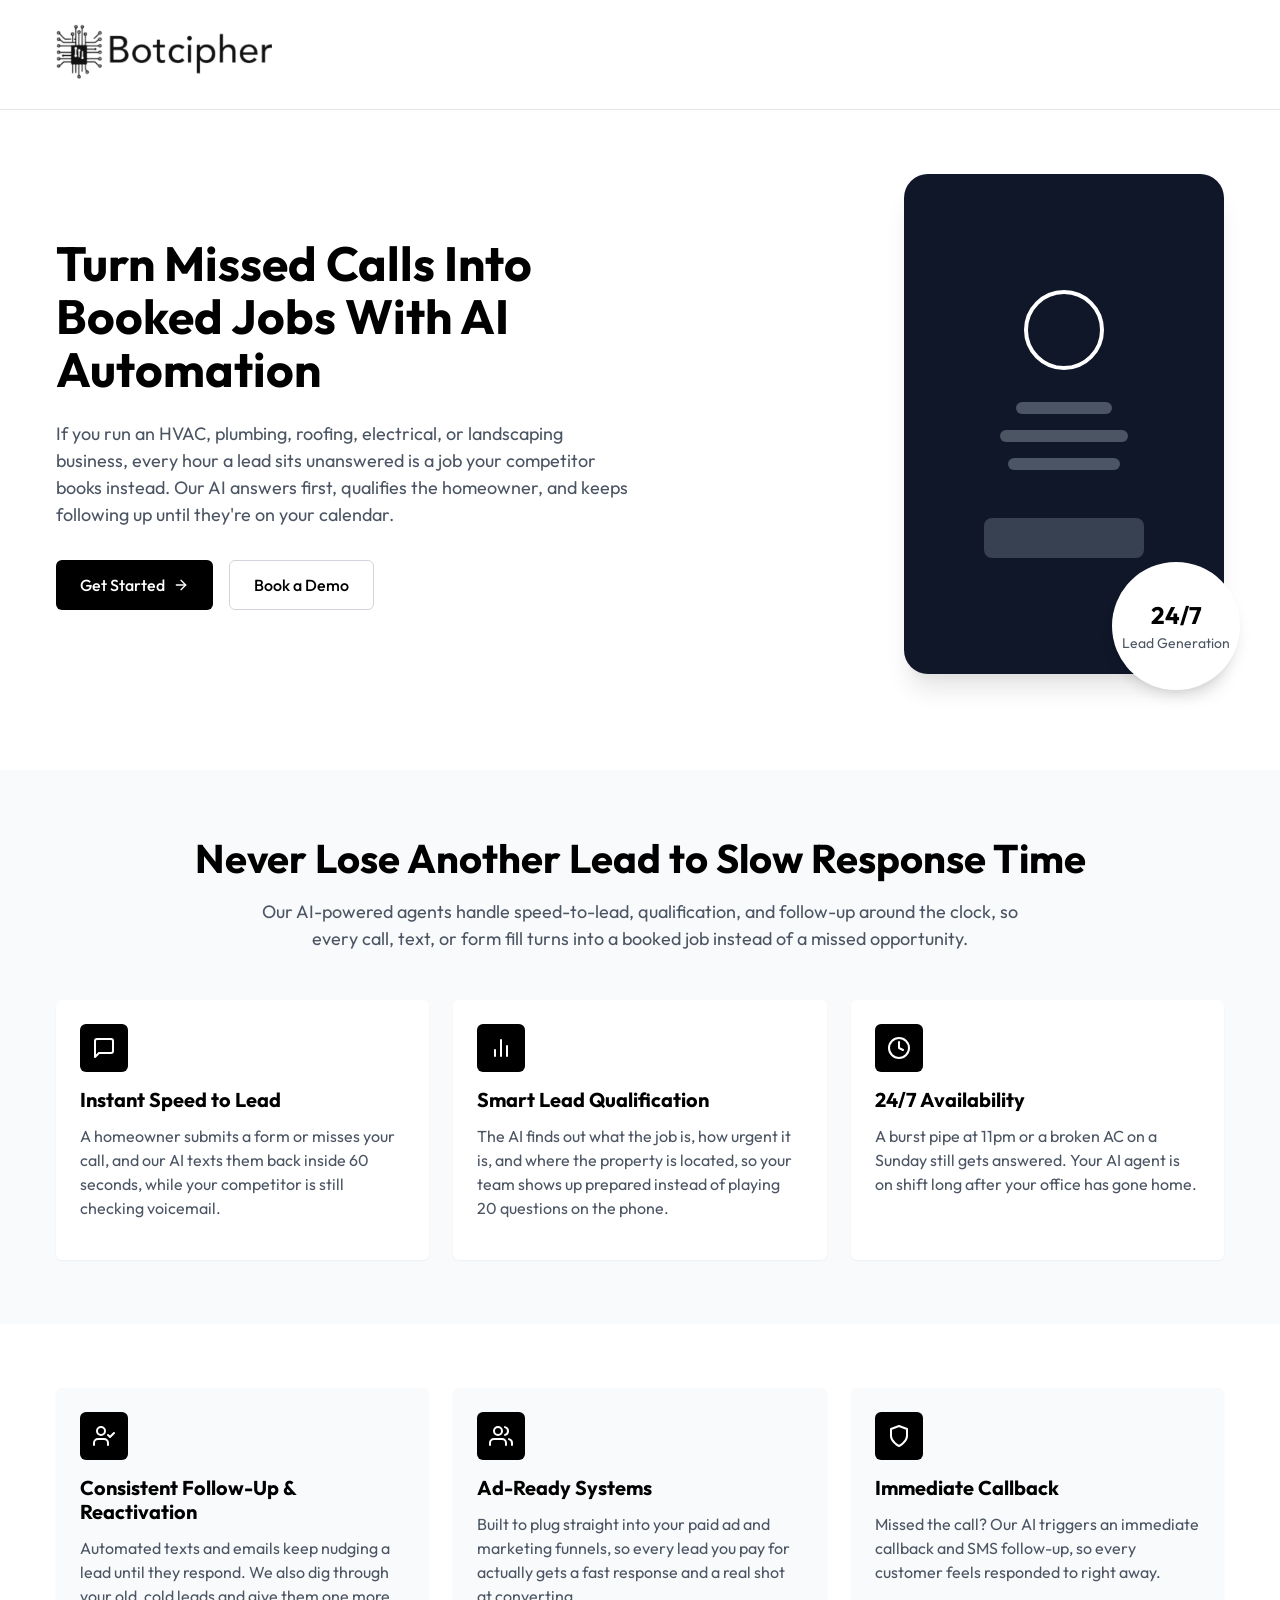
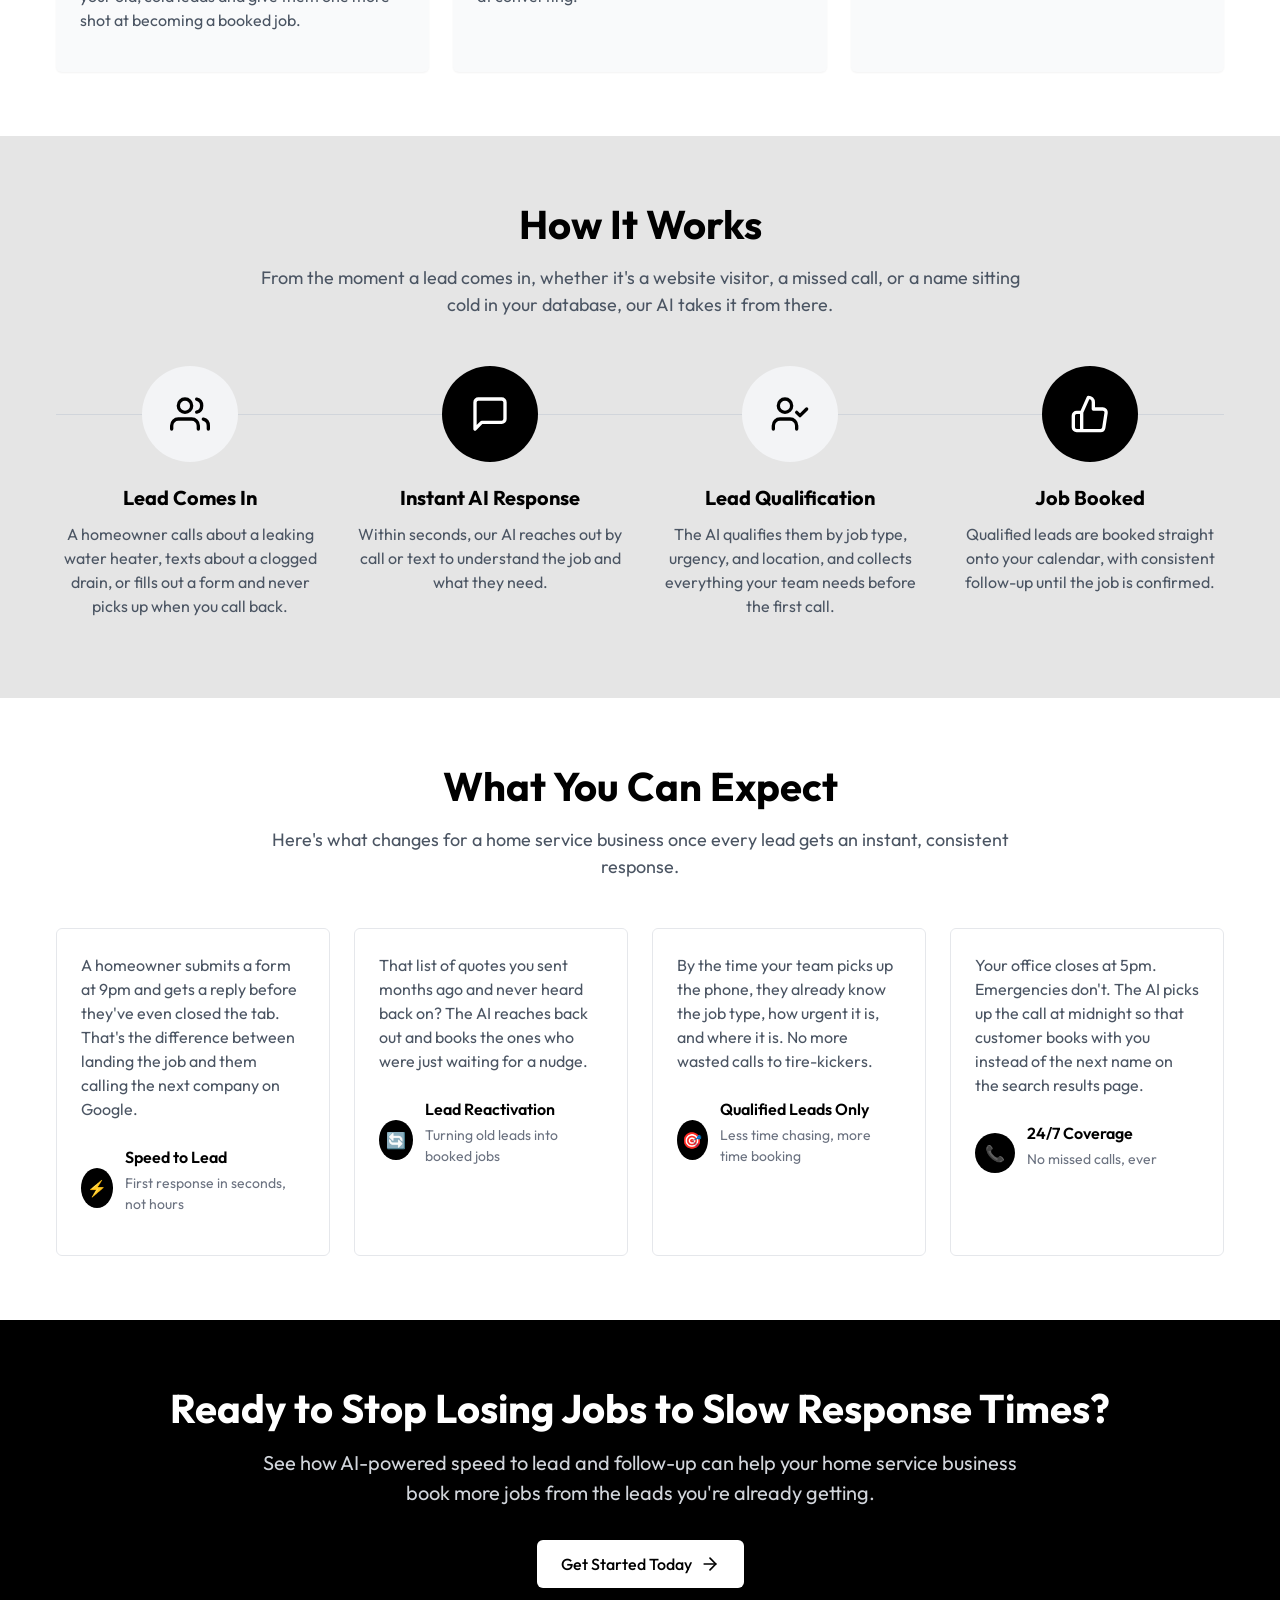
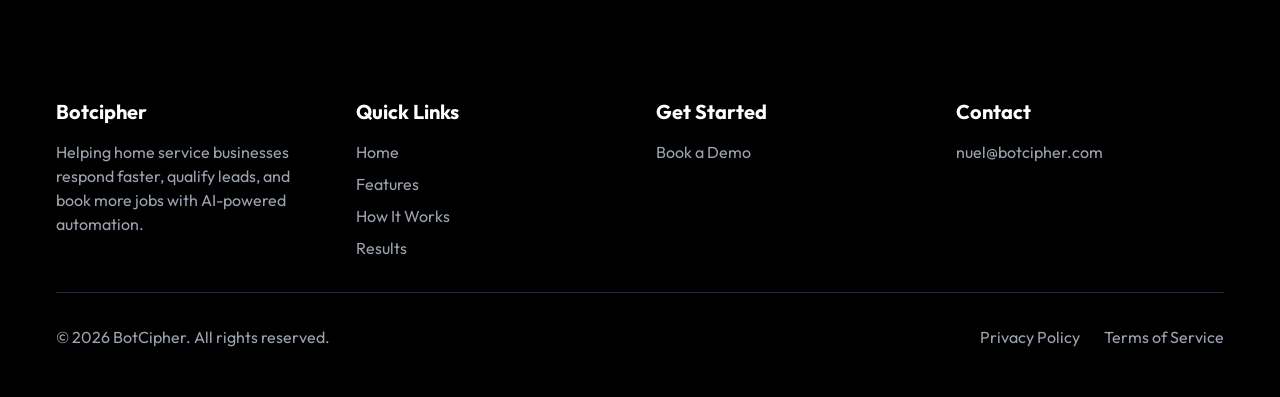
<file: index.html>
<!DOCTYPE html>
<html lang="en">
	<head>
		<meta charset="UTF-8" />
		<meta name="viewport" content="width=device-width, initial-scale=1.0" />
		<title>BotCipher - AI Lead Response for Home Service Businesses</title>
		<meta
			name="description"
			content="Never miss another lead. AI agents that instantly respond, qualify, and follow up with every customer for your home service business."
		/>
		<link rel="stylesheet" href="styles.css" />
		<link rel="preconnect" href="https://fonts.googleapis.com" />
		<link rel="preconnect" href="https://fonts.gstatic.com" crossorigin />
		<link
			href="https://fonts.googleapis.com/css2?family=Outfit:wght@400;500;600;700&display=swap"
			rel="stylesheet"
		/>
		<link rel="icon" href="images/favicon.ico" type="image/x-icon" />
	</head>
	<body>
		<!-- Header -->
		<header class="header">
			<div class="container">
				<a href="index.html" class="logo">
					<img
						class="im"
						src="2025042910495769.png"
						alt="BotCipher Logo"
						width="180"
						height="40"
					/>
				</a>
			</div>
		</header>

		<!-- Hero Section -->
		<section class="hero">
			<div class="container">
				<div class="hero-content">
					<div class="hero-text">
						<h1>Turn Missed Calls Into Booked Jobs With AI Automation</h1>
						<p>
							If you run an HVAC, plumbing, roofing, electrical, or
							landscaping business, every hour a lead sits unanswered is a
							job your competitor books instead. Our AI answers first,
							qualifies the homeowner, and keeps following up until they're
							on your calendar.
						</p>
						<div class="button-group">
							<a href="demo.html" class="button button-primary">
								Get Started
								<svg
									xmlns="http://www.w3.org/2000/svg"
									width="16"
									height="16"
									viewBox="0 0 24 24"
									fill="none"
									stroke="currentColor"
									stroke-width="2"
									stroke-linecap="round"
									stroke-linejoin="round"
									class="icon"
								>
									<path d="M5 12h14"></path>
									<path d="m12 5 7 7-7 7"></path>
								</svg>
							</a>
							<a href="demo.html" class="button button-secondary"
								>Book a Demo</a
							>
						</div>
					</div>
					<div class="hero-image">
						<div class="device-mockup">
							<div class="chatbot-ui">
								<div class="chatbot-avatar"></div>
								<div class="chatbot-message"></div>
								<div class="chatbot-message"></div>
								<div class="chatbot-message"></div>
								<div class="chatbot-input"></div>
							</div>
						</div>
						<div class="badge">
							<div class="badge-text">24/7</div>
							<div class="badge-subtext">Lead Generation</div>
						</div>
					</div>
				</div>
			</div>
		</section>

		<!-- Features Section - Part 1 -->
		<section class="features bg-light" id="features">
			<div class="container">
				<h2 class="section-title">Never Lose Another Lead to Slow Response Time</h2>
				<p class="section-subtitle">
					Our AI-powered agents handle speed-to-lead, qualification, and
					follow-up around the clock, so every call, text, or form fill turns
					into a booked job instead of a missed opportunity.
				</p>

				<div class="features-grid">
					<!-- Feature 1 -->
					<div class="feature-card">
						<div class="feature-icon">
							<svg
								xmlns="http://www.w3.org/2000/svg"
								width="24"
								height="24"
								viewBox="0 0 24 24"
								fill="none"
								stroke="currentColor"
								stroke-width="2"
								stroke-linecap="round"
								stroke-linejoin="round"
							>
								<path
									d="M21 15a2 2 0 0 1-2 2H7l-4 4V5a2 2 0 0 1 2-2h14a2 2 0 0 1 2 2z"
								></path>
							</svg>
						</div>
						<h3>Instant Speed to Lead</h3>
						<p>
							A homeowner submits a form or misses your call, and our AI
							texts them back inside 60 seconds, while your competitor is
							still checking voicemail.
						</p>
					</div>

					<!-- Feature 2 -->
					<div class="feature-card">
						<div class="feature-icon">
							<svg
								xmlns="http://www.w3.org/2000/svg"
								width="24"
								height="24"
								viewBox="0 0 24 24"
								fill="none"
								stroke="currentColor"
								stroke-width="2"
								stroke-linecap="round"
								stroke-linejoin="round"
							>
								<path d="M18 20V10"></path>
								<path d="M12 20V4"></path>
								<path d="M6 20v-6"></path>
							</svg>
						</div>
						<h3>Smart Lead Qualification</h3>
						<p>
							The AI finds out what the job is, how urgent it is, and where
							the property is located, so your team shows up prepared instead
							of playing 20 questions on the phone.
						</p>
					</div>

					<!-- Feature 3 -->
					<div class="feature-card">
						<div class="feature-icon">
							<svg
								xmlns="http://www.w3.org/2000/svg"
								width="24"
								height="24"
								viewBox="0 0 24 24"
								fill="none"
								stroke="currentColor"
								stroke-width="2"
								stroke-linecap="round"
								stroke-linejoin="round"
							>
								<circle cx="12" cy="12" r="10"></circle>
								<polyline points="12 6 12 12 16 14"></polyline>
							</svg>
						</div>
						<h3>24/7 Availability</h3>
						<p>
							A burst pipe at 11pm or a broken AC on a Sunday still gets
							answered. Your AI agent is on shift long after your office has
							gone home.
						</p>
					</div>
				</div>
			</div>
		</section>

		<!-- Features Section - Part 2 -->
		<section class="features">
			<div class="container">
				<div class="features-grid">
					<!-- Feature 1 -->
					<div class="feature-card light">
						<div class="feature-icon">
							<svg
								xmlns="http://www.w3.org/2000/svg"
								width="24"
								height="24"
								viewBox="0 0 24 24"
								fill="none"
								stroke="currentColor"
								stroke-width="2"
								stroke-linecap="round"
								stroke-linejoin="round"
							>
								<path d="M16 21v-2a4 4 0 0 0-4-4H6a4 4 0 0 0-4 4v2"></path>
								<circle cx="9" cy="7" r="4"></circle>
								<polyline points="16 11 18 13 22 9"></polyline>
							</svg>
						</div>
						<h3>Consistent Follow-Up & Reactivation</h3>
						<p>
							Automated texts and emails keep nudging a lead until they
							respond. We also dig through your old, cold leads and give them
							one more shot at becoming a booked job.
						</p>
					</div>

					<!-- Feature 2 -->
					<div class="feature-card light">
						<div class="feature-icon">
							<svg
								xmlns="http://www.w3.org/2000/svg"
								width="24"
								height="24"
								viewBox="0 0 24 24"
								fill="none"
								stroke="currentColor"
								stroke-width="2"
								stroke-linecap="round"
								stroke-linejoin="round"
							>
								<path d="M17 21v-2a4 4 0 0 0-4-4H5a4 4 0 0 0-4 4v2"></path>
								<circle cx="9" cy="7" r="4"></circle>
								<path d="M23 21v-2a4 4 0 0 0-3-3.87"></path>
								<path d="M16 3.13a4 4 0 0 1 0 7.75"></path>
							</svg>
						</div>
						<h3>Ad-Ready Systems</h3>
						<p>
							Built to plug straight into your paid ad and marketing funnels,
							so every lead you pay for actually gets a fast response and a
							real shot at converting.
						</p>
					</div>

					<!-- Feature 3 -->
					<div class="feature-card light">
						<div class="feature-icon">
							<svg
								xmlns="http://www.w3.org/2000/svg"
								width="24"
								height="24"
								viewBox="0 0 24 24"
								fill="none"
								stroke="currentColor"
								stroke-width="2"
								stroke-linecap="round"
								stroke-linejoin="round"
							>
								<path d="M12 22s8-4 8-10V5l-8-3-8 3v7c0 6 8 10 8 10z"></path>
							</svg>
						</div>
						<h3>Immediate Callback</h3>
						<p>
							Missed the call? Our AI triggers an immediate callback and SMS
							follow-up, so every customer feels responded to right away.
						</p>
					</div>
				</div>
			</div>
		</section>

		<!-- How It Works Section -->
		<section class="how-it-works bg-light" id="how-it-works">
			<div class="container">
				<h2 class="section-title">How It Works</h2>
				<p class="section-subtitle">
					From the moment a lead comes in, whether it's a website visitor, a
					missed call, or a name sitting cold in your database, our AI takes
					it from there.
				</p>

				<div class="steps">
					<!-- Step 1 -->
					<div class="step">
						<div class="step-icon light">
							<svg
								xmlns="http://www.w3.org/2000/svg"
								width="40"
								height="40"
								viewBox="0 0 24 24"
								fill="none"
								stroke="currentColor"
								stroke-width="2"
								stroke-linecap="round"
								stroke-linejoin="round"
							>
								<path d="M17 21v-2a4 4 0 0 0-4-4H5a4 4 0 0 0-4 4v2"></path>
								<circle cx="9" cy="7" r="4"></circle>
								<path d="M23 21v-2a4 4 0 0 0-3-3.87"></path>
								<path d="M16 3.13a4 4 0 0 1 0 7.75"></path>
							</svg>
						</div>
						<h3>Lead Comes In</h3>
						<p>
							A homeowner calls about a leaking water heater, texts about a
							clogged drain, or fills out a form and never picks up when you
							call back.
						</p>
					</div>

					<!-- Step 2 -->
					<div class="step">
						<div class="step-icon dark">
							<svg
								xmlns="http://www.w3.org/2000/svg"
								width="40"
								height="40"
								viewBox="0 0 24 24"
								fill="none"
								stroke="currentColor"
								stroke-width="2"
								stroke-linecap="round"
								stroke-linejoin="round"
							>
								<path
									d="M21 15a2 2 0 0 1-2 2H7l-4 4V5a2 2 0 0 1 2-2h14a2 2 0 0 1 2 2z"
								></path>
							</svg>
						</div>
						<h3>Instant AI Response</h3>
						<p>
							Within seconds, our AI reaches out by call or text to understand
							the job and what they need.
						</p>
					</div>

					<!-- Step 3 -->
					<div class="step">
						<div class="step-icon light">
							<svg
								xmlns="http://www.w3.org/2000/svg"
								width="40"
								height="40"
								viewBox="0 0 24 24"
								fill="none"
								stroke="currentColor"
								stroke-width="2"
								stroke-linecap="round"
								stroke-linejoin="round"
							>
								<path d="M16 21v-2a4 4 0 0 0-4-4H6a4 4 0 0 0-4 4v2"></path>
								<circle cx="9" cy="7" r="4"></circle>
								<polyline points="16 11 18 13 22 9"></polyline>
							</svg>
						</div>
						<h3>Lead Qualification</h3>
						<p>
							The AI qualifies them by job type, urgency, and location, and
							collects everything your team needs before the first call.
						</p>
					</div>

					<!-- Step 4 -->
					<div class="step">
						<div class="step-icon dark">
							<svg
								xmlns="http://www.w3.org/2000/svg"
								width="40"
								height="40"
								viewBox="0 0 24 24"
								fill="none"
								stroke="currentColor"
								stroke-width="2"
								stroke-linecap="round"
								stroke-linejoin="round"
							>
								<path
									d="M14 9V5a3 3 0 0 0-3-3l-4 9v11h11.28a2 2 0 0 0 2-1.7l1.38-9a2 2 0 0 0-2-2.3zM7 22H4a2 2 0 0 1-2-2v-7a2 2 0 0 1 2-2h3"
								></path>
							</svg>
						</div>
						<h3>Job Booked</h3>
						<p>
							Qualified leads are booked straight onto your calendar, with
							consistent follow-up until the job is confirmed.
						</p>
					</div>
				</div>
			</div>
		</section>

		<!-- Testimonials Section -->
		<section class="testimonials" id="results">
			<div class="container">
				<h2 class="section-title">What You Can Expect</h2>
				<p class="section-subtitle">
					Here's what changes for a home service business once every lead gets
					an instant, consistent response.
				</p>

				<div class="testimonials-grid">
					<!-- Benefit 1 -->
					<div class="testimonial-card">
						<p class="testimonial-text">
							A homeowner submits a form at 9pm and gets a reply before
							they've even closed the tab. That's the difference between
							landing the job and them calling the next company on Google.
						</p>
						<div class="testimonial-author">
							<div class="author-avatar">⚡</div>
							<div class="author-info">
								<p class="author-name">Speed to Lead</p>
								<p class="author-title">First response in seconds, not hours</p>
							</div>
						</div>
					</div>

					<!-- Benefit 2 -->
					<div class="testimonial-card">
						<p class="testimonial-text">
							That list of quotes you sent months ago and never heard back
							on? The AI reaches back out and books the ones who were just
							waiting for a nudge.
						</p>
						<div class="testimonial-author">
							<div class="author-avatar">🔄</div>
							<div class="author-info">
								<p class="author-name">Lead Reactivation</p>
								<p class="author-title">Turning old leads into booked jobs</p>
							</div>
						</div>
					</div>

					<!-- Benefit 3 -->
					<div class="testimonial-card">
						<p class="testimonial-text">
							By the time your team picks up the phone, they already know the
							job type, how urgent it is, and where it is. No more wasted
							calls to tire-kickers.
						</p>
						<div class="testimonial-author">
							<div class="author-avatar">🎯</div>
							<div class="author-info">
								<p class="author-name">Qualified Leads Only</p>
								<p class="author-title">Less time chasing, more time booking</p>
							</div>
						</div>
					</div>

					<!-- Benefit 4 -->
					<div class="testimonial-card">
						<p class="testimonial-text">
							Your office closes at 5pm. Emergencies don't. The AI picks up
							the call at midnight so that customer books with you instead
							of the next name on the search results page.
						</p>
						<div class="testimonial-author">
							<div class="author-avatar">📞</div>
							<div class="author-info">
								<p class="author-name">24/7 Coverage</p>
								<p class="author-title">No missed calls, ever</p>
							</div>
						</div>
					</div>
				</div>
			</div>
		</section>

		<!-- CTA Section -->
		<section class="cta">
			<div class="container">
				<h2>Ready to Stop Losing Jobs to Slow Response Times?</h2>
				<p>
					See how AI-powered speed to lead and follow-up can help your home
					service business book more jobs from the leads you're already
					getting.
				</p>
				<a href="demo.html" class="button button-white">
					Get Started Today
					<svg
						xmlns="http://www.w3.org/2000/svg"
						width="20"
						height="20"
						viewBox="0 0 24 24"
						fill="none"
						stroke="currentColor"
						stroke-width="2"
						stroke-linecap="round"
						stroke-linejoin="round"
						class="icon"
					>
						<path d="M5 12h14"></path>
						<path d="m12 5 7 7-7 7"></path>
					</svg>
				</a>
			</div>
		</section>

		<!-- Footer -->
		<footer class="footer">
			<div class="container">
				<div class="footer-grid">
					<!-- Column 1 - Logo and info -->
					<div class="footer-column">
						<div class="footer-logo">
							<h3>Botcipher</h3>
							<!-- <img
								src="gh.jpg"
								alt="BotCipher Logo"
								class="inverted"
							/> -->
						</div>
						<p>
							Helping home service businesses respond faster, qualify leads,
							and book more jobs with AI-powered automation.
						</p>
					</div>

					<!-- Column 2 - Quick Links -->
					<div class="footer-column">
						<h3>Quick Links</h3>
						<ul>
							<li><a href="index.html">Home</a></li>
							<li><a href="#features">Features</a></li>
							<li><a href="#how-it-works">How It Works</a></li>
							<li><a href="#results">Results</a></li>
						</ul>
					</div>

					<!-- Column 3 - Get Started -->
					<div class="footer-column">
						<h3>Get Started</h3>
						<ul>
							<!-- <li><a href="#sign-up">Sign Up</a></li> -->
							<li><a href="demo.html">Book a Demo</a></li>
						</ul>
					</div>

					<!-- Column 4 - Contact -->
					<div class="footer-column">
						<h3>Contact</h3>
						<ul>
							<li>nuel@botcipher.com</li>
						</ul>
					</div>
				</div>

				<div class="footer-bottom">
					<p>© 2026 BotCipher. All rights reserved.</p>
					<div class="footer-links">
						<a href="#privacy">Privacy Policy</a>
						<a href="#terms">Terms of Service</a>
					</div>
				</div>
			</div>
		</footer>

		<script src="script.js"></script>
	</body>
</html>
</file>
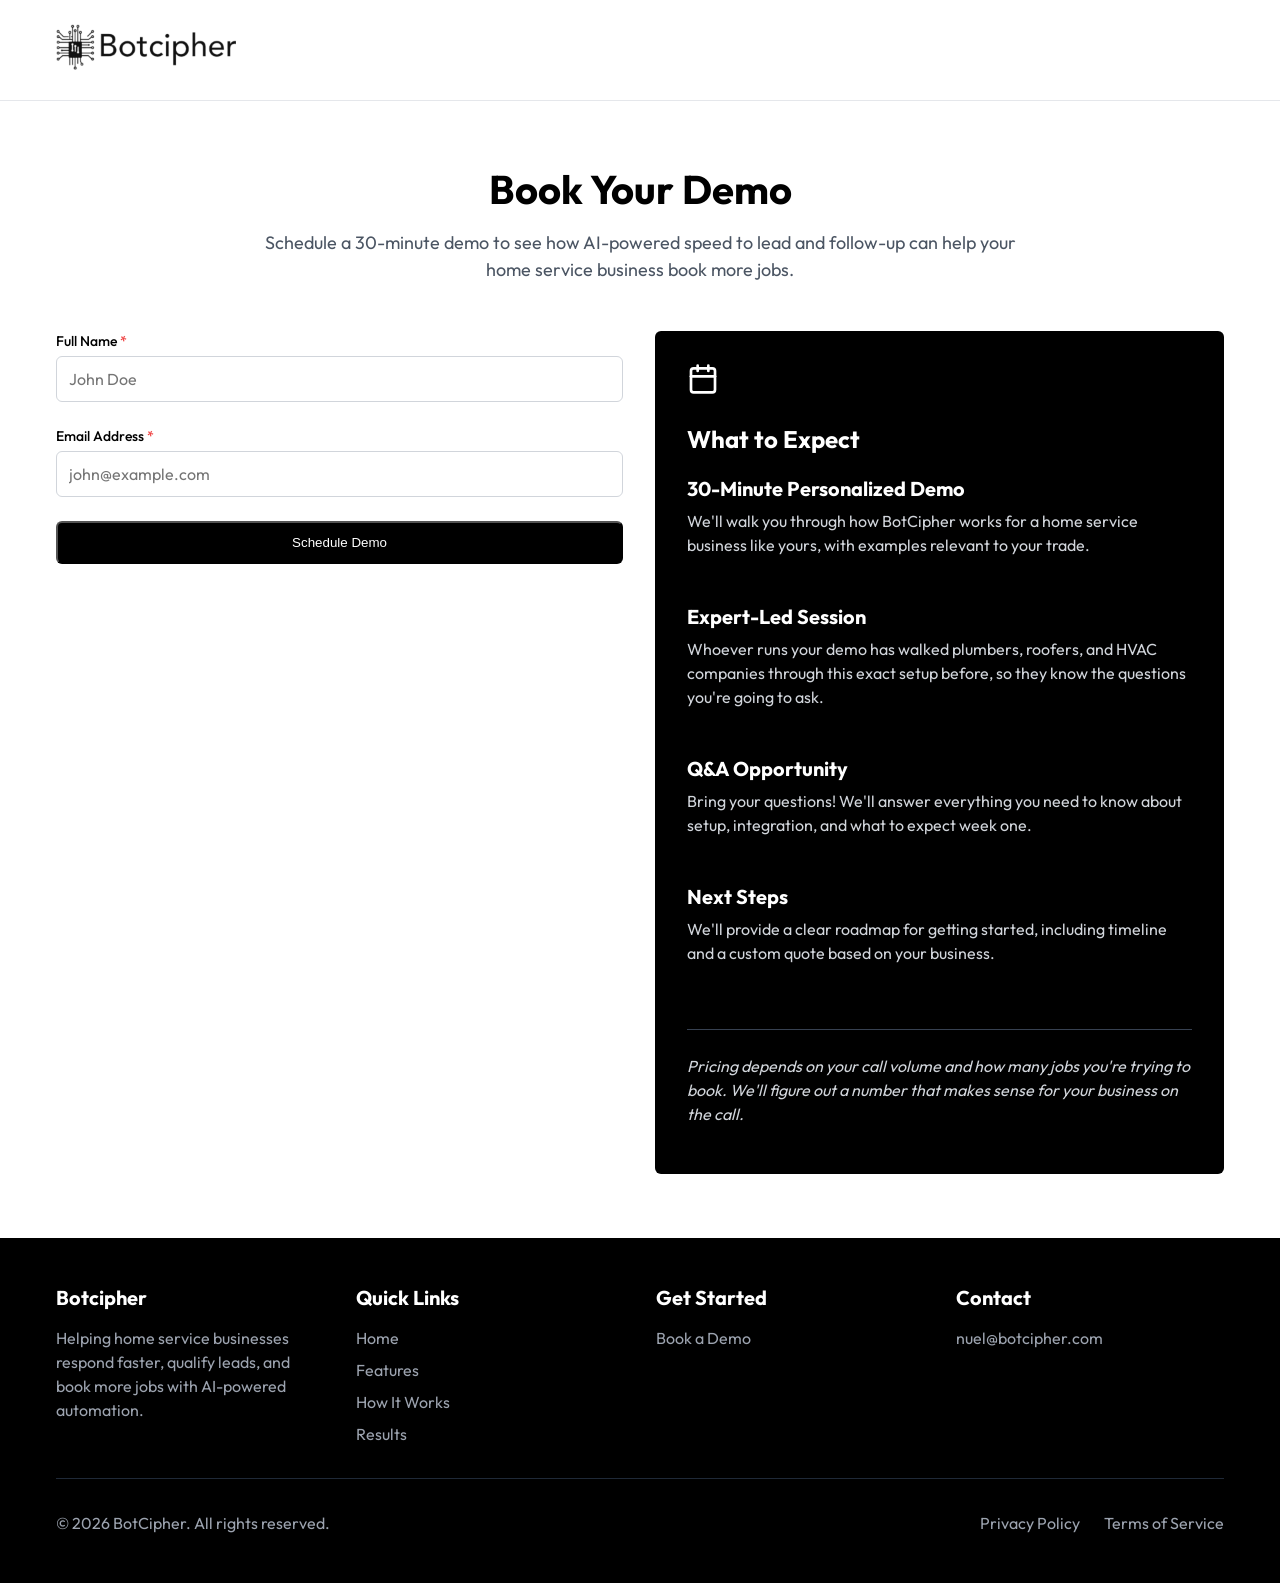
<file: demo.html>
<!DOCTYPE html>
<html lang="en">
	<head>
		<meta charset="UTF-8" />
		<meta name="viewport" content="width=device-width, initial-scale=1.0" />
		<title>Book a Demo - BotCipher</title>
		<meta
			name="description"
			content="Schedule a demo to see how AI-powered lead response can help your home service business book more jobs"
		/>
		<link rel="stylesheet" href="styles.css" />
		<link rel="preconnect" href="https://fonts.googleapis.com" />
		<link rel="preconnect" href="https://fonts.gstatic.com" crossorigin />
		<link
			href="https://fonts.googleapis.com/css2?family=Outfit:wght@400;500;600;700&display=swap"
			rel="stylesheet"
		/>
		<link rel="icon" href="images/favicon.ico" type="image/x-icon" />
	</head>
	<body>
		<!-- Header -->
		<header class="header">
			<div class="container">
				<a href="index.html" class="logo">
					<img
						src="2025042910495769.png"
						alt="BotCipher Logo"
						width="180"
						height="40"
					/>
				</a>
			</div>
		</header>

		<!-- Demo Section -->
		<section class="demo-section">
			<div class="container">
				<h1 class="section-title">Book Your Demo</h1>
				<p class="section-subtitle">
					Schedule a 30-minute demo to see how AI-powered speed to lead and
					follow-up can help your home service business book more jobs.
				</p>

				<div class="demo-content">
					<!-- Demo Form -->
					<div class="demo-form">
						<form id="demoForm" method="POST">
							<div class="form-group">
								<label for="name"
									>Full Name <span class="required">*</span></label
								>
								<input
									type="text"
									id="name"
									name="name"
									placeholder="John Doe"
									required
								/>
							</div>

							<div class="form-group">
								<label for="email"
									>Email Address <span class="required">*</span></label
								>
								<input
									type="email"
									id="email"
									name="email"
									placeholder="john@example.com"
									required
								/>
							</div>

							<!-- <div class="form-group">
								<label for="phone"
									>Phone Number <span class="required">*</span></label
								>
								<input
									type="tel"
									id="phone"
									name="phone"
									placeholder="(555) 123-4567"
									required
								/>
							</div>

							<div class="form-group">
								<label for="company"
									>Company Name <span class="required">*</span></label
								>
								<input
									type="text"
									id="company"
									name="company"
									placeholder="Your Company Inc."
									required
								/>
							</div>

							<div class="form-row">
								<div class="form-group">
									<label for="date"
										>Preferred Date <span class="required">*</span></label
									>
									<select id="date" name="date" required>
										<option value="">Select date</option>
										<option value="2025-05-01">May 1, 2025</option>
										<option value="2025-05-02">May 2, 2025</option>
										<option value="2025-05-03">May 3, 2025</option>
									</select>
								</div>
								<div class="form-group">
									<label for="time"
										>Preferred Time <span class="required">*</span></label
									>
									<select id="time" name="time" required>
										<option value="">Select time</option>
										<option value="09:00">9:00 AM</option>
										<option value="10:00">10:00 AM</option>
										<option value="11:00">11:00 AM</option>
										<option value="13:00">1:00 PM</option>
										<option value="14:00">2:00 PM</option>
										<option value="15:00">3:00 PM</option>
									</select>
								</div>
							</div> -->

							<div id="formMessage" class="form-message"></div>

							<button type="submit" class="button button-primary button-full">
								Schedule Demo
							</button>
						</form>
					</div>

					<!-- What to Expect -->
					<div class="what-to-expect">
						<div class="calendar-icon">
							<svg
								xmlns="http://www.w3.org/2000/svg"
								width="32"
								height="32"
								viewBox="0 0 24 24"
								fill="none"
								stroke="currentColor"
								stroke-width="2"
								stroke-linecap="round"
								stroke-linejoin="round"
							>
								<rect x="3" y="4" width="18" height="18" rx="2" ry="2"></rect>
								<line x1="16" y1="2" x2="16" y2="6"></line>
								<line x1="8" y1="2" x2="8" y2="6"></line>
								<line x1="3" y1="10" x2="21" y2="10"></line>
							</svg>
						</div>
						<h2>What to Expect</h2>

						<div class="expect-items">
							<div class="expect-item">
								<h3>30-Minute Personalized Demo</h3>
								<p>
									We'll walk you through how BotCipher works for a home service
									business like yours, with examples relevant to your trade.
								</p>
							</div>

							<div class="expect-item">
								<h3>Expert-Led Session</h3>
								<p>
									Whoever runs your demo has walked plumbers, roofers, and
									HVAC companies through this exact setup before, so they know
									the questions you're going to ask.
								</p>
							</div>

							<div class="expect-item">
								<h3>Q&A Opportunity</h3>
								<p>
									Bring your questions! We'll answer everything you need to know
									about setup, integration, and what to expect week one.
								</p>
							</div>

							<div class="expect-item">
								<h3>Next Steps</h3>
								<p>
									We'll provide a clear roadmap for getting started, including
									timeline and a custom quote based on your business.
								</p>
							</div>
						</div>

						<div class="testimonial-quote">
							<p>
								Pricing depends on your call volume and how many jobs you're
								trying to book. We'll figure out a number that makes sense
								for your business on the call.
							</p>
						</div>
					</div>
				</div>
			</div>
		</section>

		<!-- Footer -->
		<footer class="footer">
			<div class="container">
				<div class="footer-grid">
					<!-- Column 1 - Logo and info -->
					<div class="footer-column">
						<div class="footer-logo">
							<h3>Botcipher</h3>
						</div>
						<p>
							Helping home service businesses respond faster, qualify leads,
							and book more jobs with AI-powered automation.
						</p>
					</div>

					<!-- Column 2 - Quick Links -->
					<div class="footer-column">
						<h3>Quick Links</h3>
						<ul>
							<li><a href="index.html">Home</a></li>
							<li><a href="index.html#features">Features</a></li>
							<li><a href="index.html#how-it-works">How It Works</a></li>
							<li><a href="index.html#results">Results</a></li>
						</ul>
					</div>

					<!-- Column 3 - Get Started -->
					<div class="footer-column">
						<h3>Get Started</h3>
						<ul>
							<li><a href="demo.html">Book a Demo</a></li>
						</ul>
					</div>

					<!-- Column 4 - Contact -->
					<div class="footer-column">
						<h3>Contact</h3>
						<ul>
							<li>nuel@botcipher.com</li>
						</ul>
					</div>
				</div>

				<div class="footer-bottom">
					<p>© 2026 BotCipher. All rights reserved.</p>
					<div class="footer-links">
						<a href="#privacy">Privacy Policy</a>
						<a href="#terms">Terms of Service</a>
					</div>
				</div>
			</div>
		</footer>

		<script src="script.js"></script>
	</body>
</html>
</file>
<file: styles.css>
/* Base Styles */
:root {
	--color-black: #000000;
	--color-white: #ffffff;
	--color-gray-50: #f9fafb;
	--color-gray-100: #f3f4f6;
	--color-gray-200: #e5e7eb;
	--color-gray-300: #d1d5db;
	--color-gray-400: #9ca3af;
	--color-gray-500: #6b7280;
	--color-gray-600: #4b5563;
	--color-gray-700: #374151;
	--color-gray-800: #1f2937;
	--color-gray-900: #111827;
	--color-red-500: #ef4444;
	--border-radius: 0.375rem;
	--shadow-sm: 0 1px 2px 0 rgba(0, 0, 0, 0.05);
	--shadow: 0 1px 3px 0 rgba(0, 0, 0, 0.1), 0 1px 2px 0 rgba(0, 0, 0, 0.06);
	--shadow-md: 0 4px 6px -1px rgba(0, 0, 0, 0.1),
		0 2px 4px -1px rgba(0, 0, 0, 0.06);
	--shadow-lg: 0 10px 15px -3px rgba(0, 0, 0, 0.1),
		0 4px 6px -2px rgba(0, 0, 0, 0.05);
	--shadow-xl: 0 20px 25px -5px rgba(0, 0, 0, 0.1),
		0 10px 10px -5px rgba(0, 0, 0, 0.04);
}

* {
	margin: 0;
	padding: 0;
	box-sizing: border-box;
}

body {
	font-family: "Outfit", sans-serif;
	color: black;
	line-height: 1.5;
	background-color: var(--color-white);
}

img {
	max-width: 100%;
	height: auto;
}

a {
	color: inherit;
	text-decoration: none;
}

ul {
	list-style: none;
}

.container {
	/* width: 100%; */
	max-width: 1200px;
	margin: 0 auto;
	padding: 0 1rem;
}
.im {
	width: 20%;
}
.bg-light {
	background-color: var(--color-gray-50);
}

/* Typography */
h1,
h2,
h3,
h4,
h5,
h6 {
	font-weight: 700;
	line-height: 1.2;
}

h1 {
	font-size: 3rem;
	margin-bottom: 1.5rem;
}

h2 {
	font-size: 2.5rem;
	margin-bottom: 1rem;
}

h3 {
	font-size: 1.25rem;
	margin-bottom: 0.75rem;
}

p {
	margin-bottom: 1rem;
}

.section-title {
	font-size: 2.5rem;
	text-align: center;
	margin-bottom: 1rem;
}

.section-subtitle {
	font-size: 1.125rem;
	text-align: center;
	color: var(--color-gray-600);
	max-width: 48rem;
	margin: 0 auto 3rem;
}

/* Buttons */
.button {
	display: inline-flex;
	align-items: center;
	justify-content: center;
	padding: 0.75rem 1.5rem;
	border-radius: var(--border-radius);
	font-weight: 500;
	transition: all 0.2s ease;
	cursor: pointer;
}

.button-primary {
	background-color: var(--color-black);
	color: var(--color-white);
}

.button-primary:hover {
	background-color: var(--color-gray-800);
}

.button-secondary {
	border: 1px solid var(--color-gray-300);
	color: var(--color-black);
}

.button-secondary:hover {
	background-color: var(--color-gray-50);
}

.button-white {
	background-color: var(--color-white);
	color: var(--color-black);
}

.button-white:hover {
	background-color: var(--color-gray-100);
}

.button-full {
	width: 100%;
}

.icon {
	margin-left: 0.5rem;
}

.button-group {
	display: flex;
	flex-direction: column;
	gap: 1rem;
}

@media (min-width: 640px) {
	.button-group {
		flex-direction: row;
	}
}

/* Header */
.header {
	border-bottom: 1px solid var(--color-gray-200);
	padding: 1.5rem 0;
	background-color: white;
}

.logo {
	display: inline-block;
}

/* .logo img {
	height: 2.5rem;
	width: auto;
} */

/* Hero Section */
.hero {
	padding: 4rem 0 6rem;
}

.hero-content {
	display: flex;
	flex-direction: column;
	gap: 3rem;
}

.hero-text {
	max-width: 36rem;
}

.hero-text h1 {
	font-size: 3rem;
	line-height: 1.1;
	margin-bottom: 1.5rem;
}

.hero-text p {
	font-size: 1.125rem;
	color: var(--color-gray-600);
	margin-bottom: 2rem;
}

.hero-image {
	position: relative;
}

.device-mockup {
	background-color: #0f1729;
	border-radius: 1.5rem;
	padding: 2rem;
	width: 320px;
	height: 500px;
	box-shadow: var(--shadow-xl);
	position: relative;
	overflow: hidden;
	margin: 0 auto;
}

.chatbot-ui {
	display: flex;
	flex-direction: column;
	align-items: center;
	justify-content: center;
	height: 100%;
}

.chatbot-avatar {
	width: 5rem;
	height: 5rem;
	border-radius: 50%;
	border: 4px solid var(--color-white);
	margin-bottom: 2rem;
}

.chatbot-message {
	width: 6rem;
	height: 0.75rem;
	background-color: var(--color-gray-600);
	border-radius: 9999px;
	margin-bottom: 1rem;
}

.chatbot-message:nth-child(3) {
	width: 8rem;
}

.chatbot-message:nth-child(4) {
	width: 7rem;
}

.chatbot-input {
	width: 10rem;
	height: 2.5rem;
	background-color: var(--color-gray-700);
	border-radius: 0.5rem;
	margin-top: 2rem;
}

.badge {
	position: absolute;
	bottom: -1rem;
	right: -1rem;
	background-color: var(--color-white);
	border-radius: 50%;
	width: 8rem;
	height: 8rem;
	display: flex;
	flex-direction: column;
	align-items: center;
	justify-content: center;
	box-shadow: var(--shadow-lg);
}

.badge-text {
	font-size: 1.5rem;
	font-weight: 700;
}

.badge-subtext {
	font-size: 0.875rem;
	color: var(--color-gray-600);
}

@media (min-width: 768px) {
	.hero-content {
		flex-direction: row;
		align-items: center;
		justify-content: space-between;
	}
}

/* Features Section */
.features {
	padding: 4rem 0;
}

.features-grid {
	display: grid;
	grid-template-columns: 1fr;
	gap: 1.5rem;
}

.feature-card {
	background-color: var(--color-white);
	padding: 1.5rem;
	border-radius: var(--border-radius);
	box-shadow: var(--shadow-sm);
}

.feature-card.light {
	background-color: var(--color-gray-50);
}

.feature-icon {
	background-color: var(--color-black);
	color: var(--color-white);
	width: 3rem;
	height: 3rem;
	border-radius: 0.375rem;
	display: flex;
	align-items: center;
	justify-content: center;
	margin-bottom: 1rem;
}

.feature-card h3 {
	font-size: 1.25rem;
	margin-bottom: 0.75rem;
}

.feature-card p {
	color: var(--color-gray-600);
}

@media (min-width: 768px) {
	.features-grid {
		grid-template-columns: repeat(3, 1fr);
	}
}

/* How It Works Section */
.how-it-works {
	padding: 4rem 0;
	position: relative;
	background-color: rgba(0, 0, 0, 0.1);
}

.steps {
	display: grid;
	grid-template-columns: 1fr;
	gap: 2rem;
	position: relative;
}

.steps::before {
	content: "";
	position: absolute;
	top: 3rem;
	left: 50%;
	width: 1px;
	height: calc(100% - 6rem);
	background-color: var(--color-gray-300);
	display: none;
}

.step {
	display: flex;
	flex-direction: column;
	align-items: center;
	text-align: center;
	position: relative;
	z-index: 1;
}

.step-icon {
	width: 6rem;
	height: 6rem;
	border-radius: 50%;
	display: flex;
	align-items: center;
	justify-content: center;
	margin-bottom: 1.5rem;
}

.step-icon.light {
	background-color: var(--color-gray-100);
	color: var(--color-black);
}

.step-icon.dark {
	background-color: var(--color-black);
	color: var(--color-white);
}

.step h3 {
	font-size: 1.25rem;
	margin-bottom: 0.75rem;
}

.step p {
	color: var(--color-gray-600);
}

@media (min-width: 768px) {
	.steps {
		grid-template-columns: repeat(4, 1fr);
	}

	.steps::before {
		top: 3rem;
		left: 0;
		width: 100%;
		height: 1px;
		display: block;
	}
}

/* Testimonials Section */
.testimonials {
	padding: 4rem 0;
}

.testimonials-grid {
	display: grid;
	grid-template-columns: 1fr;
	gap: 1.5rem;
}

.testimonial-card {
	border: 1px solid var(--color-gray-200);
	border-radius: var(--border-radius);
	padding: 1.5rem;
}

.stars {
	display: flex;
	margin-bottom: 1rem;
}

.star {
	width: 1.25rem;
	height: 1.25rem;
	fill: currentColor;
	color: var(--color-black);
}

.testimonial-text {
	color: var(--color-gray-600);
	margin-bottom: 1.5rem;
}

.testimonial-author {
	display: flex;
	align-items: center;
}

.author-avatar {
	width: 2.5rem;
	height: 2.5rem;
	border-radius: 50%;
	background-color: var(--color-black);
	color: var(--color-white);
	display: flex;
	align-items: center;
	justify-content: center;
	font-weight: 700;
	margin-right: 0.75rem;
}

.author-name {
	font-weight: 600;
	margin-bottom: 0.25rem;
}

.author-title {
	font-size: 0.875rem;
	color: var(--color-gray-500);
}

@media (min-width: 768px) {
	.testimonials-grid {
		grid-template-columns: repeat(2, 1fr);
	}
}

@media (min-width: 1024px) {
	.testimonials-grid {
		grid-template-columns: repeat(4, 1fr);
	}
}

/* CTA Section */
.cta {
	padding: 4rem 0;
	background-color: var(--color-black);
	color: var(--color-white);
	text-align: center;
}

.cta h2 {
	font-size: 2.5rem;
	margin-bottom: 1rem;
}

.cta p {
	font-size: 1.25rem;
	color: var(--color-gray-300);
	max-width: 48rem;
	margin: 0 auto 2rem;
}

/* Footer */
.footer {
	padding: 3rem 0;
	background-color: var(--color-black);
	color: var(--color-white);
}

.footer-grid {
	display: grid;
	grid-template-columns: 1fr;
	gap: 2rem;
}

.footer-column h3 {
	font-size: 1.25rem;
	margin-bottom: 1rem;
}

.footer-column p,
.footer-column li {
	color: var(--color-gray-400);
}

.footer-column ul {
	display: flex;
	flex-direction: column;
	gap: 0.5rem;
}

.footer-column a:hover {
	color: var(--color-white);
}

.footer-logo {
	margin-bottom: 1rem;
}

.footer-logo img {
	height: 2.5rem;
	width: auto;
}

.inverted {
	filter: invert(1);
}

.footer-bottom {
	margin-top: 2rem;
	padding-top: 2rem;
	border-top: 1px solid var(--color-gray-800);
	display: flex;
	flex-direction: column;
	align-items: center;
}

.footer-bottom p {
	color: var(--color-gray-400);
	margin-bottom: 1rem;
}

.footer-links {
	display: flex;
	gap: 1.5rem;
}

.footer-links a {
	color: var(--color-gray-400);
}

.footer-links a:hover {
	color: var(--color-white);
}

@media (min-width: 768px) {
	.footer-grid {
		grid-template-columns: repeat(4, 1fr);
	}

	.footer-bottom {
		flex-direction: row;
		justify-content: space-between;
	}

	.footer-bottom p {
		margin-bottom: 0;
	}
}

/* Demo Page Styles */
.demo-section {
	padding: 4rem 0;
}

.demo-content {
	display: flex;
	flex-direction: column;
	gap: 2rem;
	/* max-width: 72rem; */
	margin: 0 auto;
}

.demo-form {
	width: 100%;
}

.form-group {
	margin-bottom: 1.5rem;
}

.form-group label {
	display: block;
	font-size: 0.875rem;
	font-weight: 500;
	margin-bottom: 0.25rem;
}

.form-group input,
.form-group select {
	width: 100%;
	padding: 0.75rem;
	border: 1px solid var(--color-gray-300);
	border-radius: var(--border-radius);
	font-family: inherit;
	font-size: 1rem;
}

.form-group input:focus,
.form-group select:focus {
	outline: none;
	border-color: var(--color-black);
}

.form-row {
	display: grid;
	grid-template-columns: 1fr 1fr;
	gap: 1rem;
}

.required {
	color: var(--color-red-500);
}

.what-to-expect {
	background-color: var(--color-black);
	color: var(--color-white);
	padding: 2rem;
	border-radius: var(--border-radius);
}

.calendar-icon {
	margin-bottom: 1.5rem;
}

.what-to-expect h2 {
	font-size: 1.5rem;
	margin-bottom: 1.5rem;
}

.expect-items {
	display: flex;
	flex-direction: column;
	gap: 2rem;
}

.expect-item h3 {
	font-size: 1.25rem;
	margin-bottom: 0.5rem;
}

.expect-item p {
	color: var(--color-gray-300);
}

.testimonial-quote {
	margin-top: 3rem;
	padding-top: 1.5rem;
	border-top: 1px solid var(--color-gray-700);
}

.testimonial-quote p {
	font-style: italic;
	color: var(--color-gray-300);
}

.quote-author {
	margin-top: 0.5rem;
}

@media (min-width: 768px) {
	.demo-content {
		flex-direction: row;
	}

	.demo-form,
	.what-to-expect {
		width: 50%;
	}
}
</file>
